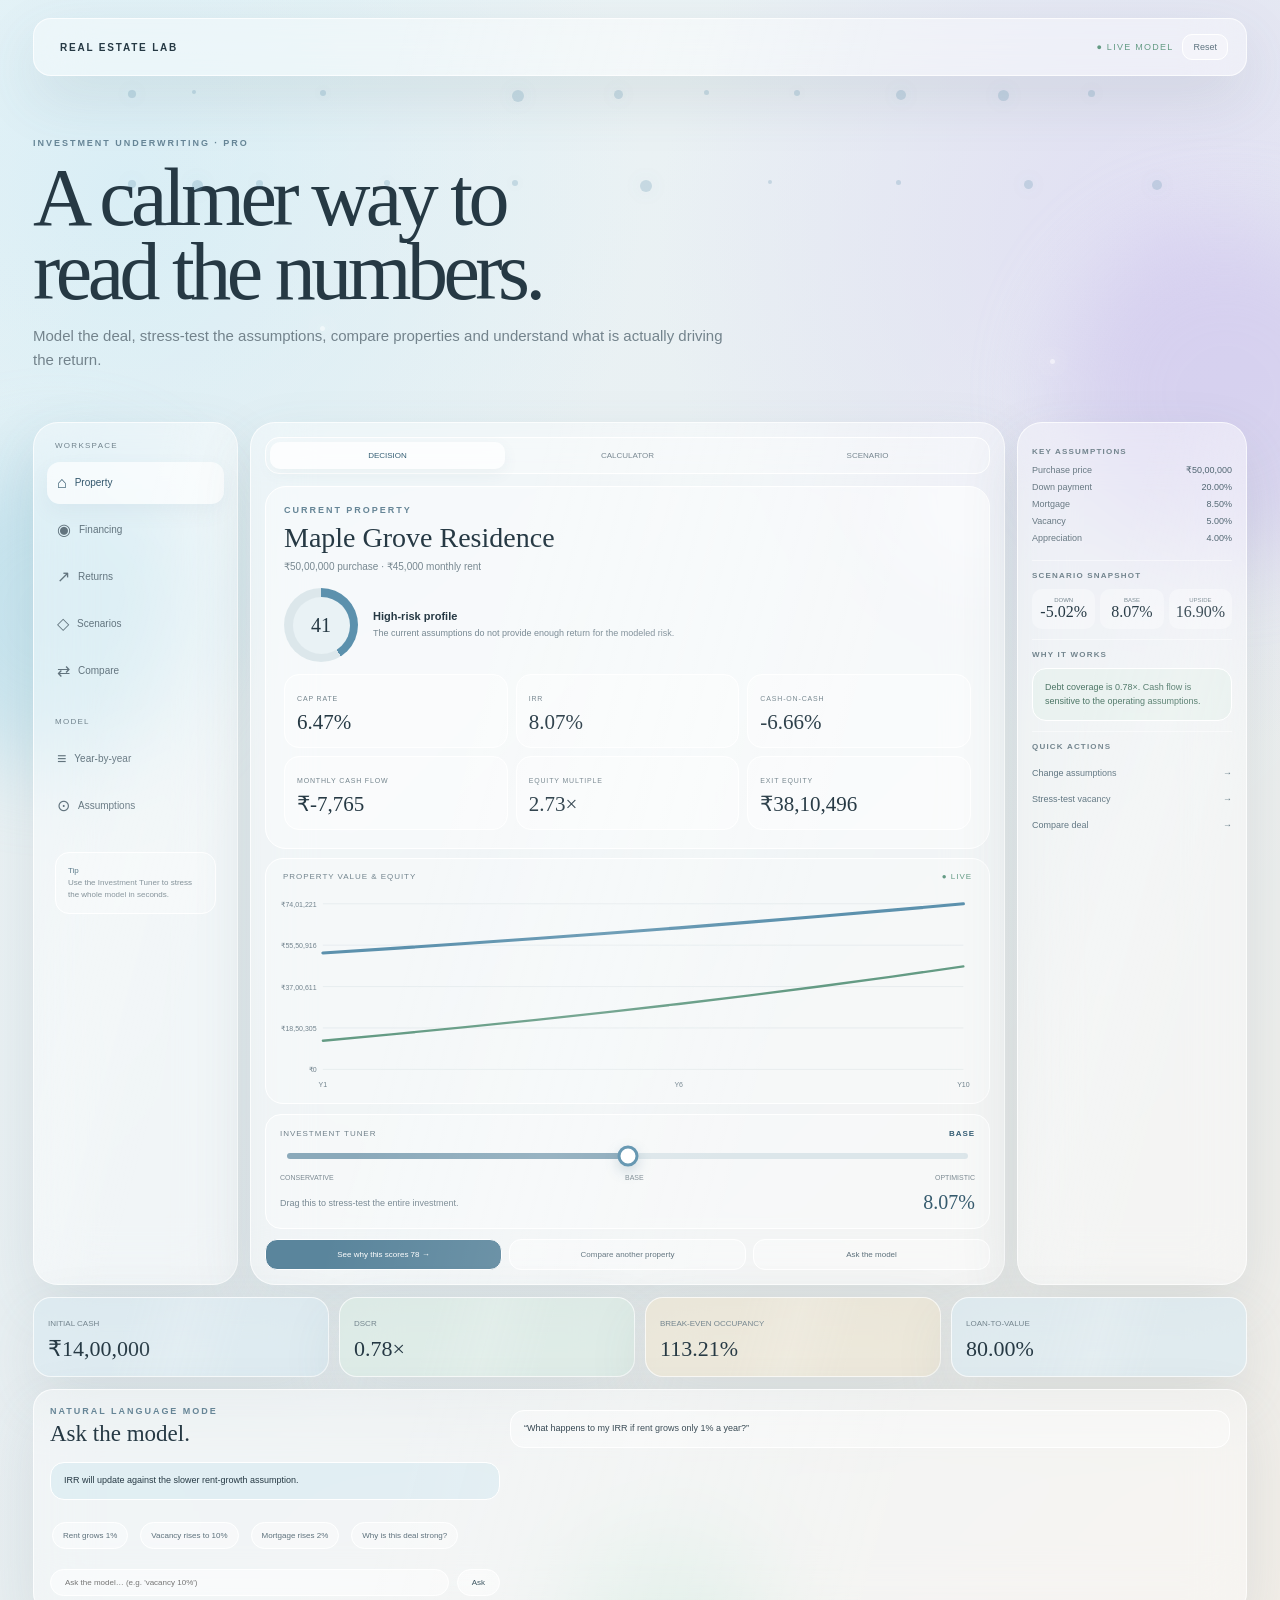
<file: Index.html>
<!doctype html>
<html lang="en">
<head>
<meta charset="utf-8">
<meta name="viewport" content="width=device-width,initial-scale=1">
<meta name="description" content="Glass Finance real estate investment underwriting and ROI analyzer.">
<title>Real Estate Investment Analyzer · Glass Finance</title>
<link rel="stylesheet" href="style.css">
</head>
<body>
<div class="scene">
  <div class="orb o1"></div><div class="orb o2"></div><div class="orb o3"></div>
  <div class="particle p1"></div><div class="particle p2"></div><div class="particle p3"></div>
  <div class="particle p4"></div><div class="particle p5"></div>

  <div class="wrap">
    <header class="nav glass">
      <div class="brand"><i></i>REAL ESTATE LAB</div>
      <div class="nav-right"><span id="saveStatus">● LIVE MODEL</span><button id="reset" class="ghost">Reset</button></div>
    </header>

    <section class="hero">
      <div class="eyebrow">INVESTMENT UNDERWRITING · PRO</div>
      <h1>A calmer way to<br>read the numbers.</h1>
      <p>Model the deal, stress-test the assumptions, compare properties and understand what is actually driving the return.</p>
    </section>

    <div class="mobile-tabs">
      <button class="active" data-section="property">⌂<span>Property</span></button>
      <button data-section="finance">◉<span>Finance</span></button>
      <button data-section="returns">↗<span>Returns</span></button>
      <button data-section="scenarios">◇<span>Scenarios</span></button>
      <button data-section="compare">⇄<span>Compare</span></button>
    </div>

    <div class="app-shell">
      <aside class="glass rail">
        <div class="rail-title">WORKSPACE</div>
        <button class="navitem active" data-section="property"><b>⌂</b>Property</button>
        <button class="navitem" data-section="finance"><b>◉</b>Financing</button>
        <button class="navitem" data-section="returns"><b>↗</b>Returns</button>
        <button class="navitem" data-section="scenarios"><b>◇</b>Scenarios</button>
        <button class="navitem" data-section="compare"><b>⇄</b>Compare</button>
        <div class="rail-title lower">MODEL</div>
        <button class="navitem" data-section="yearly"><b>≡</b>Year-by-year</button>
        <button class="navitem" data-section="assumptions"><b>⊙</b>Assumptions</button>
        <div class="rail-hint">Tip<br><span>Use the Investment Tuner to stress the whole model in seconds.</span></div>
      </aside>

      <main class="glass center">
        <div class="mode">
          <button class="modebtn on" data-mode="decision">DECISION</button>
          <button class="modebtn" data-mode="calculator">CALCULATOR</button>
          <button class="modebtn" data-mode="scenario">SCENARIO</button>
        </div>

        <section class="view" data-view="decision">
          <div class="hero-card">
            <div class="eyebrow2">CURRENT PROPERTY</div>
            <div class="deal-title" id="dealTitle">Maple Grove Residence</div>
            <div class="deal-sub" id="dealSub">₹50L purchase · ₹45K monthly rent</div>
            <div class="score-row">
              <div class="score" id="scoreRing"><span id="scoreValue">78</span></div>
              <div class="score-copy"><b id="scoreLabel">Strong investment profile</b><span id="scoreReason">Cash flow, leverage and returns are currently working together.</span></div>
            </div>
            <div class="metrics">
              <div class="metric"><span>CAP RATE</span><strong id="cap">—</strong></div>
              <div class="metric"><span>IRR</span><strong id="irr">—</strong></div>
              <div class="metric"><span>CASH-ON-CASH</span><strong id="coc">—</strong></div>
              <div class="metric"><span>MONTHLY CASH FLOW</span><strong id="cashflow">—</strong></div>
              <div class="metric"><span>EQUITY MULTIPLE</span><strong id="multiple">—</strong></div>
              <div class="metric"><span>EXIT EQUITY</span><strong id="equity">—</strong></div>
            </div>
          </div>

          <div class="chart-card">
            <div class="chart-head"><span>PROPERTY VALUE & EQUITY</span><span id="chartLabel">● LIVE</span></div>
            <div id="chart" class="chart"></div>
          </div>

          <div class="tuner">
            <div class="controlhead"><span>INVESTMENT TUNER</span><b id="tunerLabel">BASE CASE</b></div>
            <div class="slider"><input id="tuner" type="range" min="0" max="100" value="50" aria-label="Investment scenario tuner"><i class="knob"></i></div>
            <div class="slider-labels"><span>CONSERVATIVE</span><span>BASE</span><span>OPTIMISTIC</span></div>
            <div class="tuner-summary"><span id="tunerText">Drag this to stress-test the entire investment.</span><strong id="tunerIrr">—</strong></div>
          </div>

          <div class="quick-actions">
            <button class="primary" id="whyScore">See why this scores 78 →</button>
            <button id="openCompare">Compare another property</button>
            <button id="askModel">Ask the model</button>
          </div>

          <div id="insightPanel" class="insight-panel hidden"></div>
        </section>

        <section class="view hidden" data-view="calculator">
          <div class="section-heading"><div><span>TRADITIONAL MODEL</span><h2>All assumptions, one place.</h2></div><small>Changes update everything instantly.</small></div>
          <div class="form-grid" id="calculatorFields"></div>
        </section>

        <section class="view hidden" data-view="scenario">
          <div class="section-heading"><div><span>SCENARIO LAB</span><h2>See the range before you commit.</h2></div><small>Conservative · Base · Optimistic</small></div>
          <div id="scenarioCards" class="scenario-grid"></div>
          <div class="sensitivity glass-inset">
            <div class="section-heading compact"><div><span>SENSITIVITY</span><h3>What moves the return most?</h3></div></div>
            <div id="sensitivityRows"></div>
          </div>
        </section>

        <section class="view hidden" data-view="compare">
          <div class="section-heading"><div><span>DEAL COMPARISON</span><h2>Which property wins?</h2></div><button id="copyDeal" class="smallbtn">Copy current deal</button></div>
          <div class="compare-grid">
            <div class="property-card">
              <div class="property-head"><span>PROPERTY A</span><button data-edit="A">Edit</button></div>
              <h3 id="compareAName">Current Property</h3>
              <div class="compare-metrics">
                <div><span>IRR</span><b id="aIrr">—</b></div><div><span>CAP</span><b id="aCap">—</b></div><div><span>CASH FLOW</span><b id="aCash">—</b></div><div><span>EQUITY</span><b id="aEquity">—</b></div>
              </div>
            </div>
            <div class="property-card">
              <div class="property-head"><span>PROPERTY B</span><button data-edit="B">Edit</button></div>
              <h3 id="compareBName">Harbor View</h3>
              <div class="compare-metrics">
                <div><span>IRR</span><b id="bIrr">—</b></div><div><span>CAP</span><b id="bCap">—</b></div><div><span>CASH FLOW</span><b id="bCash">—</b></div><div><span>EQUITY</span><b id="bEquity">—</b></div>
              </div>
            </div>
          </div>
          <div class="winner" id="winner">Analyzing both deals…</div>
        </section>

        <section class="view hidden" data-view="yearly">
          <div class="section-heading"><div><span>MODEL OUTPUT</span><h2>Year-by-year underwriting.</h2></div><small id="yearCount">—</small></div>
          <div class="table-scroll"><table><thead><tr><th>Year</th><th>Property</th><th>Gross Rent</th><th>NOI</th><th>Debt Balance</th><th>Equity</th><th>Cash Flow</th></tr></thead><tbody id="rows"></tbody></table></div>
          <div class="chart-card" style="margin-top:15px;">
            <div class="chart-head"><span>ANNUAL CASH FLOW & NOI</span><span id="chart2Label">● LIVE</span></div>
            <div id="chart2" class="chart"></div>
          </div>
        </section>

        <section class="view hidden" data-view="assumptions">
          <div class="section-heading"><div><span>ASSUMPTION MAP</span><h2>Everything driving the model.</h2></div></div>
          <div class="assumption-map" id="assumptionMap"></div>
        </section>
      </main>

      <aside class="glass right">
        <div class="right-section">
          <h3>KEY ASSUMPTIONS</h3>
          <div id="keyAssumptions"></div>
        </div>
        <div class="right-section">
          <h3>SCENARIO SNAPSHOT</h3>
          <div class="mini-scenarios" id="miniScenarios"></div>
        </div>
        <div class="right-section">
          <h3>WHY IT WORKS</h3>
          <div class="insight" id="whyItWorks">Calculating…</div>
        </div>
        <div class="right-section">
          <h3>QUICK ACTIONS</h3>
          <button class="right-action" data-jump="calculator">Change assumptions <b>→</b></button>
          <button class="right-action" data-jump="scenario">Stress-test vacancy <b>→</b></button>
          <button class="right-action" data-jump="compare">Compare deal <b>→</b></button>
        </div>
      </aside>
    </div>

    <div class="bottom-metrics">
      <div class="glass tile blue"><span>INITIAL CASH</span><strong id="initialCash">—</strong></div>
      <div class="glass tile green"><span>DSCR</span><strong id="dscr">—</strong></div>
      <div class="glass tile gold"><span>BREAK-EVEN OCCUPANCY</span><strong id="breakEven">—</strong></div>
      <div class="glass tile blue"><span>LOAN-TO-VALUE</span><strong id="ltv">—</strong></div>
    </div>

    <div class="natural glass">
      <div><div class="eyebrow2">NATURAL LANGUAGE MODE</div><h3>Ask the model.</h3></div>
      <div class="question" id="questionText">“What happens to my IRR if rent grows only 1% a year?”</div>
      <div class="answer" id="answerText">IRR will update against the slower rent-growth assumption.</div>
      <div class="chips" style="display:flex; gap:8px; flex-wrap:wrap; margin-top:10px;">
        <button data-query="rent">Rent grows 1%</button>
        <button data-query="vacancy">Vacancy rises to 10%</button>
        <button data-query="rate">Mortgage rises 2%</button>
        <button data-query="why">Why is this deal strong?</button>
      </div>
      <div style="display:flex; gap:8px; margin-top:8px;">
        <input id="chatInput" type="text" placeholder="Ask the model… (e.g. 'vacancy 10%')" style="flex:1; border:1px solid #fff; background:#ffffff80; border-radius:18px; padding:8px 14px; font-size:8px; color:#314b58; outline:none;">
        <button id="chatSend" style="border:1px solid #fff; background:#ffffff80; border-radius:18px; padding:8px 14px; font-size:8px; color:#314b58; cursor:pointer;">Ask</button>
      </div>
    </div>

    <div class="note">EDUCATIONAL MODEL · Simplified underwriting. Validate assumptions, taxes and local transaction rules before investing.</div>
  </div>
</div>

<div id="modal" class="modal hidden"><div class="modal-backdrop"></div><div class="modal-card glass"><button id="closeModal" class="close">×</button><div id="modalContent"></div></div></div>
<script src="script.js"></script>
</body>
</html>
</file>
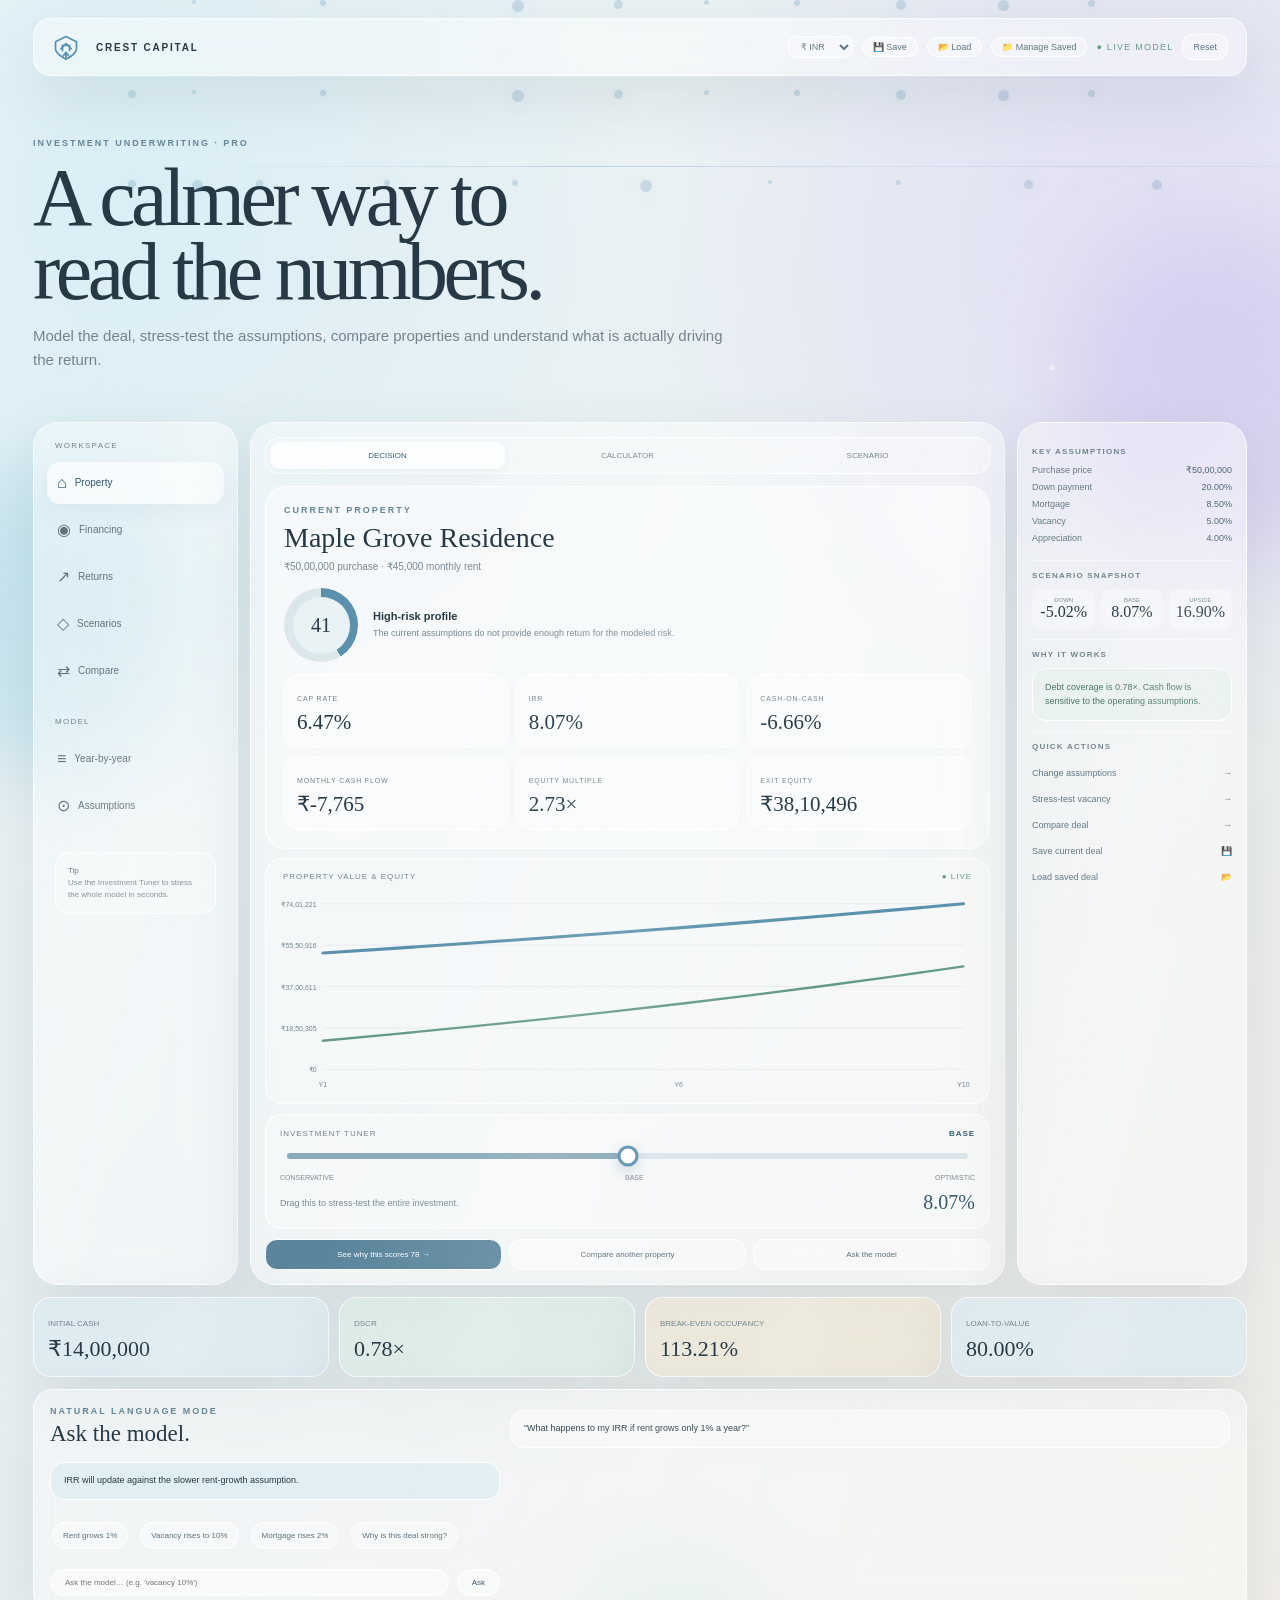
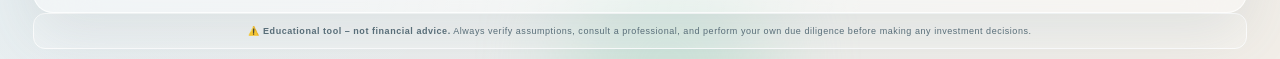
<file: index.html>
<!doctype html>
<html lang="en">
<head>
<meta charset="utf-8">
<meta name="viewport" content="width=device-width,initial-scale=1">
<meta name="description" content="Crest Capital – real estate investment underwriting and ROI analyzer.">
<title>Crest Capital · Real Estate Analyzer</title>
<link rel="stylesheet" href="style.css">
</head>
<body>
<!-- PERMANENT PARTICLES -->
<div style="position:fixed;top:0;left:0;width:100%;height:100%;pointer-events:none;z-index:999999;overflow:hidden;">
  <style>
    .pp{position:absolute;border-radius:50%;background:rgba(92,145,173,0.25);box-shadow:0 0 20px rgba(92,145,173,0.1);animation:ppf 8s ease-in-out infinite}
    .pp:nth-child(1){left:10%;width:8px;height:8px;animation-duration:7s}
    .pp:nth-child(2){left:25%;width:6px;height:6px;animation-duration:9s;animation-delay:1s}
    .pp:nth-child(3){left:40%;width:12px;height:12px;animation-duration:8s;animation-delay:2s}
    .pp:nth-child(4){left:55%;width:5px;height:5px;animation-duration:6s;animation-delay:.5s}
    .pp:nth-child(5){left:70%;width:10px;height:10px;animation-duration:10s;animation-delay:3s}
    .pp:nth-child(6){left:85%;width:7px;height:7px;animation-duration:11s;animation-delay:1.5s}
    .pp:nth-child(7){left:15%;width:4px;height:4px;animation-duration:7s;animation-delay:2.5s}
    .pp:nth-child(8){left:48%;width:9px;height:9px;animation-duration:9s;animation-delay:.8s}
    .pp:nth-child(9){left:62%;width:6px;height:6px;animation-duration:8s;animation-delay:3.5s}
    .pp:nth-child(10){left:78%;width:11px;height:11px;animation-duration:12s;animation-delay:4s}
    @keyframes ppf{0%,100%{transform:translate(0,0) scale(1);opacity:.2}25%{transform:translate(30px,-40px) scale(1.3);opacity:.8}50%{transform:translate(-20px,-80px) scale(1);opacity:.5}75%{transform:translate(40px,-120px) scale(1.2);opacity:.9}100%{transform:translate(0,-180px) scale(.8);opacity:0}}
  </style>
  <div class="pp"></div><div class="pp"></div><div class="pp"></div><div class="pp"></div><div class="pp"></div>
  <div class="pp"></div><div class="pp"></div><div class="pp"></div><div class="pp"></div><div class="pp"></div>
</div>

<div class="scene">
  <div class="orb o1"></div><div class="orb o2"></div><div class="orb o3"></div>
  <div class="particle p1"></div><div class="particle p2"></div><div class="particle p3"></div>
  <div class="particle p4"></div><div class="particle p5"></div>
  <div class="flow-line"></div>
  <div class="flow-line" style="animation-delay:2s; width:70%; left:10%;"></div>
  <div class="flow-line" style="animation-delay:4s; width:50%; left:60%;"></div>

  <div class="wrap">
    <header class="nav glass">
      <div class="brand">
        <svg width="28" height="28" viewBox="0 0 32 32" fill="none" stroke="currentColor" stroke-width="2" stroke-linecap="round" stroke-linejoin="round" style="display:inline-block; vertical-align:middle; margin-right:8px; color:var(--blue);">
          <path d="M16 4 L4 10 L4 18 C4 24 16 30 16 30 C16 30 28 24 28 18 L28 10 L16 4Z" />
          <path d="M12 20 L12 14 L20 14 L20 20" />
          <path d="M10 18 L16 12 L22 18" />
          <path d="M16 22 L16 28 M13 26 L16 22 L19 26" />
        </svg>
        CREST CAPITAL
      </div>
      <div class="nav-right">
        <select id="currencySelect" style="background:#ffffff55; border:1px solid #fff; border-radius:8px; padding:4px 8px; font-size:9px; color:#5f7480;">
          <option value="₹">₹ INR</option>
          <option value="$">$ USD</option>
          <option value="€">€ EUR</option>
          <option value="£">£ GBP</option>
        </select>
        <button id="saveDealHeader" class="ghost" style="padding:4px 10px;">💾 Save</button>
        <button id="loadDealHeader" class="ghost" style="padding:4px 10px;">📂 Load</button>
        <button id="manageSaved" class="ghost" style="padding:4px 10px;">📁 Manage Saved</button>
        <span id="saveStatus">● LIVE MODEL</span>
        <button id="reset" class="ghost">Reset</button>
      </div>
    </header>

    <section class="hero">
      <div class="eyebrow">INVESTMENT UNDERWRITING · PRO</div>
      <h1>A calmer way to<br>read the numbers.</h1>
      <p>Model the deal, stress-test the assumptions, compare properties and understand what is actually driving the return.</p>
    </section>

    <div class="mobile-tabs">
      <button class="active" data-section="property">⌂<span>Property</span></button>
      <button data-section="finance">◉<span>Finance</span></button>
      <button data-section="returns">↗<span>Returns</span></button>
      <button data-section="scenarios">◇<span>Scenarios</span></button>
      <button data-section="compare">⇄<span>Compare</span></button>
    </div>

    <div class="app-shell">
      <aside class="glass rail">
        <div class="rail-title">WORKSPACE</div>
        <button class="navitem active" data-section="property"><b>⌂</b>Property</button>
        <button class="navitem" data-section="finance"><b>◉</b>Financing</button>
        <button class="navitem" data-section="returns"><b>↗</b>Returns</button>
        <button class="navitem" data-section="scenarios"><b>◇</b>Scenarios</button>
        <button class="navitem" data-section="compare"><b>⇄</b>Compare</button>
        <div class="rail-title lower">MODEL</div>
        <button class="navitem" data-section="yearly"><b>≡</b>Year-by-year</button>
        <button class="navitem" data-section="assumptions"><b>⊙</b>Assumptions</button>
        <div class="rail-hint">Tip<br><span>Use the Investment Tuner to stress the whole model in seconds.</span></div>
      </aside>

      <main class="glass center">
        <div class="mode">
          <button class="modebtn on" data-mode="decision">DECISION</button>
          <button class="modebtn" data-mode="calculator">CALCULATOR</button>
          <button class="modebtn" data-mode="scenario">SCENARIO</button>
        </div>

        <section class="view" data-view="decision">
          <div class="hero-card">
            <div class="eyebrow2">CURRENT PROPERTY</div>
            <div class="deal-title" id="dealTitle">Maple Grove Residence</div>
            <div class="deal-sub" id="dealSub">₹50L purchase · ₹45K monthly rent</div>
            <div class="score-row">
              <div class="score" id="scoreRing"><span id="scoreValue">78</span></div>
              <div class="score-copy"><b id="scoreLabel">Strong investment profile</b><span id="scoreReason">Cash flow, leverage and returns are currently working together.</span></div>
            </div>
            <div class="metrics">
              <div class="metric"><span>CAP RATE</span><strong id="cap">—</strong></div>
              <div class="metric"><span>IRR</span><strong id="irr">—</strong></div>
              <div class="metric"><span>CASH-ON-CASH</span><strong id="coc">—</strong></div>
              <div class="metric"><span>MONTHLY CASH FLOW</span><strong id="cashflow">—</strong></div>
              <div class="metric"><span>EQUITY MULTIPLE</span><strong id="multiple">—</strong></div>
              <div class="metric"><span>EXIT EQUITY</span><strong id="equity">—</strong></div>
            </div>
          </div>

          <div class="chart-card">
            <div class="chart-head"><span>PROPERTY VALUE & EQUITY</span><span id="chartLabel">● LIVE</span></div>
            <div id="chart" class="chart"></div>
          </div>

          <div class="tuner">
            <div class="controlhead"><span>INVESTMENT TUNER</span><b id="tunerLabel">BASE CASE</b></div>
            <div class="slider"><input id="tuner" type="range" min="0" max="100" value="50" aria-label="Investment scenario tuner"><i class="knob"></i></div>
            <div class="slider-labels"><span>CONSERVATIVE</span><span>BASE</span><span>OPTIMISTIC</span></div>
            <div class="tuner-summary"><span id="tunerText">Drag this to stress-test the entire investment.</span><strong id="tunerIrr">—</strong></div>
          </div>

          <div class="quick-actions">
            <button class="primary" id="whyScore">See why this scores 78 →</button>
            <button id="openCompare">Compare another property</button>
            <button id="askModel">Ask the model</button>
          </div>

          <div id="insightPanel" class="insight-panel hidden"></div>
        </section>

        <section class="view hidden" data-view="calculator">
          <div class="section-heading"><div><span>TRADITIONAL MODEL</span><h2>All assumptions, one place.</h2></div><small>Changes update everything instantly.</small></div>
          <div class="form-grid" id="calculatorFields"></div>
        </section>

        <section class="view hidden" data-view="scenario">
          <div class="section-heading"><div><span>SCENARIO LAB</span><h2>See the range before you commit.</h2></div><small>Conservative · Base · Optimistic</small></div>
          <div id="scenarioCards" class="scenario-grid"></div>
          <div class="sensitivity glass-inset">
            <div class="section-heading compact"><div><span>SENSITIVITY</span><h3>What moves the return most?</h3></div></div>
            <div id="sensitivityRows"></div>
          </div>
        </section>

        <section class="view hidden" data-view="compare">
          <div class="section-heading"><div><span>DEAL COMPARISON</span><h2>Which property wins?</h2></div><button id="copyDeal" class="smallbtn">Copy current deal</button></div>
          <div class="compare-grid">
            <div class="property-card">
              <div class="property-head"><span>PROPERTY A</span><button data-edit="A">Edit</button></div>
              <h3 id="compareAName">Current Property</h3>
              <div class="compare-metrics">
                <div><span>IRR</span><b id="aIrr">—</b></div><div><span>CAP</span><b id="aCap">—</b></div><div><span>CASH FLOW</span><b id="aCash">—</b></div><div><span>EQUITY</span><b id="aEquity">—</b></div>
              </div>
            </div>
            <div class="property-card">
              <div class="property-head"><span>PROPERTY B</span><button data-edit="B">Edit</button></div>
              <h3 id="compareBName">Harbor View</h3>
              <div class="compare-metrics">
                <div><span>IRR</span><b id="bIrr">—</b></div><div><span>CAP</span><b id="bCap">—</b></div><div><span>CASH FLOW</span><b id="bCash">—</b></div><div><span>EQUITY</span><b id="bEquity">—</b></div>
              </div>
            </div>
          </div>
          <div class="winner" id="winner">Analyzing both deals…</div>
        </section>

        <section class="view hidden" data-view="yearly">
          <div class="section-heading"><div><span>MODEL OUTPUT</span><h2>Year-by-year underwriting.</h2></div><small id="yearCount">—</small></div>
          <div class="table-scroll"><table><thead><tr><th>Year</th><th>Property</th><th>Gross Rent</th><th>NOI</th><th>Debt Balance</th><th>Equity</th><th>Cash Flow</th></tr></thead><tbody id="rows"></tbody></table></div>
          <div class="chart-card" style="margin-top:15px;">
            <div class="chart-head"><span>ANNUAL CASH FLOW & NOI</span><span id="chart2Label">● LIVE</span></div>
            <div id="chart2" class="chart"></div>
          </div>
        </section>

        <section class="view hidden" data-view="assumptions">
          <div class="section-heading"><div><span>ASSUMPTION MAP</span><h2>Everything driving the model.</h2></div></div>
          <div class="assumption-map" id="assumptionMap"></div>
        </section>
      </main>

      <aside class="glass right">
        <div class="right-section">
          <h3>KEY ASSUMPTIONS</h3>
          <div id="keyAssumptions"></div>
        </div>
        <div class="right-section">
          <h3>SCENARIO SNAPSHOT</h3>
          <div class="mini-scenarios" id="miniScenarios"></div>
        </div>
        <div class="right-section">
          <h3>WHY IT WORKS</h3>
          <div class="insight" id="whyItWorks">Calculating…</div>
        </div>
        <div class="right-section">
          <h3>QUICK ACTIONS</h3>
          <button class="right-action" data-jump="calculator">Change assumptions <b>→</b></button>
          <button class="right-action" data-jump="scenario">Stress-test vacancy <b>→</b></button>
          <button class="right-action" data-jump="compare">Compare deal <b>→</b></button>
          <button class="right-action" id="saveDeal">Save current deal <b>💾</b></button>
          <button class="right-action" id="loadDeal">Load saved deal <b>📂</b></button>
        </div>
      </aside>
    </div>

    <div class="bottom-metrics">
      <div class="glass tile blue"><span title="Total cash invested upfront">INITIAL CASH</span><strong id="initialCash">—</strong></div>
      <div class="glass tile green"><span title="Debt Service Coverage Ratio (NOI / debt service)">DSCR</span><strong id="dscr">—</strong></div>
      <div class="glass tile gold"><span title="Minimum occupancy needed to break even">BREAK-EVEN OCCUPANCY</span><strong id="breakEven">—</strong></div>
      <div class="glass tile blue"><span title="Loan amount divided by purchase price">LOAN-TO-VALUE</span><strong id="ltv">—</strong></div>
    </div>

    <div class="natural glass">
      <div><div class="eyebrow2">NATURAL LANGUAGE MODE</div><h3>Ask the model.</h3></div>
      <div class="question" id="questionText">“What happens to my IRR if rent grows only 1% a year?”</div>
      <div class="answer" id="answerText">IRR will update against the slower rent-growth assumption.</div>
      <div class="chips" style="display:flex; gap:8px; flex-wrap:wrap; margin-top:10px;">
        <button data-query="rent">Rent grows 1%</button>
        <button data-query="vacancy">Vacancy rises to 10%</button>
        <button data-query="rate">Mortgage rises 2%</button>
        <button data-query="why">Why is this deal strong?</button>
      </div>
      <div style="display:flex; gap:8px; margin-top:8px;">
        <input id="chatInput" type="text" placeholder="Ask the model… (e.g. 'vacancy 10%')" style="flex:1; border:1px solid #fff; background:#ffffff80; border-radius:18px; padding:8px 14px; font-size:8px; color:#314b58; outline:none;">
        <button id="chatSend" style="border:1px solid #fff; background:#ffffff80; border-radius:18px; padding:8px 14px; font-size:8px; color:#314b58; cursor:pointer;">Ask</button>
      </div>
    </div>

    <div class="note" style="background:#ffffff40; border-radius:12px; padding:12px; margin-top:20px; border:1px solid #fff; text-align:center; font-size:9px; color:#5a6f7a;">
      <strong>⚠️ Educational tool – not financial advice.</strong> Always verify assumptions, consult a professional, and perform your own due diligence before making any investment decisions.
    </div>
  </div>
</div>

<div id="modal" class="modal hidden"><div class="modal-backdrop"></div><div class="modal-card glass"><button id="closeModal" class="close">×</button><div id="modalContent"></div></div></div>
<script src="script.js"></script>
</body>
</html>
</file>
<file: style.css>
html, body {
  overflow-x: hidden;
  margin: 0;
  padding: 0;
}
.scene {
  min-height: 100vh;
  overflow: hidden;
}
.wrap {
  padding: 18px 18px 0 18px;
}
.note {
  margin: 0 0 10px 0 !important;
}
*{box-sizing:border-box}
:root{--ink:#263944;--muted:#73838c;--blue:#5c91ad;--green:#649b84;--gold:#a47b48;--line:#ffffffb8;--glass:#ffffff58;--soft:#e9f2f5}
body{margin:0;color:var(--ink);font-family:-apple-system,BlinkMacSystemFont,"Segoe UI",sans-serif;background:#e9f1f5}
button,input{font:inherit}
.scene{min-height:100vh;position:relative;overflow:hidden;background:radial-gradient(circle at 10% 12%,#d7edf5 0,transparent 28%),radial-gradient(circle at 91% 15%,#e0def3 0,transparent 28%),linear-gradient(135deg,#edf5f7,#e7eef1 55%,#f2eee8)}
.orb{position:absolute;border-radius:50%;filter:blur(45px);opacity:.42;pointer-events:none}
.o1{width:310px;height:310px;background:#9dd4e7;left:-100px;top:28%;animation:d1 18s ease-in-out infinite alternate, pulseGlow 8s ease-in-out infinite alternate}
.o2{width:330px;height:330px;background:#c6b9eb;right:-110px;top:14%;animation:d2 22s ease-in-out infinite alternate, pulseGlow 8s ease-in-out infinite alternate}
.o3{width:210px;height:210px;background:#a5d8c3;left:44%;bottom:-110px;animation:d3 20s ease-in-out infinite alternate, pulseGlow 8s ease-in-out infinite alternate}
@keyframes d1{to{transform:translate(270px,-70px) scale(1.2)}}@keyframes d2{to{transform:translate(-230px,160px) scale(1.1)}}@keyframes d3{to{transform:translate(100px,-170px)}}
@keyframes pulseGlow{0%{opacity:.35;transform:scale(1)}100%{opacity:.6;transform:scale(1.08)}}
.particle{position:absolute;width:5px;height:5px;border-radius:50%;background:#fff8;box-shadow:0 0 20px 8px rgba(255,255,255,0.15);animation:float 14s linear infinite, trail 4s ease-in-out infinite alternate}
.p1{left:12%;top:70%}.p2{left:25%;top:20%;animation-duration:17s}.p3{left:66%;top:76%;animation-duration:15s}.p4{left:82%;top:22%;animation-duration:19s}.p5{left:53%;top:45%;animation-duration:18s}
@keyframes float{0%{transform:translateY(40px) translateX(0);opacity:0}15%{opacity:.8}85%{opacity:.55}100%{transform:translateY(-180px) translateX(35px);opacity:0}}
@keyframes trail{0%{box-shadow:0 0 10px 4px rgba(255,255,255,0.1)}100%{box-shadow:0 0 30px 12px rgba(255,255,255,0.25)}}
.scene{animation:breathe 30s ease-in-out infinite alternate}
.scene::before{content:'';position:absolute;inset:0;background:linear-gradient(135deg,rgba(255,255,255,.08)0,transparent 30%,rgba(255,255,255,.04)60%,transparent 100%);pointer-events:none;z-index:0;animation:shimmer 14s linear infinite}
@keyframes breathe{0%{transform:scale(1) rotate(0deg)}100%{transform:scale(1.02) rotate(1.2deg)}}
@keyframes shimmer{0%{transform:translateX(-100%) scaleX(2)}100%{transform:translateX(100%) scaleX(2)}}
.flow-line{position:absolute;height:1px;background:linear-gradient(90deg,transparent,rgba(100,150,200,.2),transparent);width:40%;left:30%;top:10%;animation:flowUp 12s linear infinite;pointer-events:none;z-index:0}
.flow-line:nth-child(1){top:10%;width:40%;left:30%}
.flow-line:nth-child(2){top:30%;width:30%;left:10%;animation-duration:14s}
.flow-line:nth-child(3){top:60%;width:50%;left:50%;animation-duration:18s}
@keyframes flowUp{0%{transform:translateY(80vh) scaleX(.5);opacity:0}30%{opacity:.6}70%{opacity:.4}100%{transform:translateY(-100vh) scaleX(1.2);opacity:0}}
.wrap{position:relative;z-index:2;max-width:1250px;margin:auto;padding:18px 18px 0 18px}
.glass{background:rgba(255,255,255,.39);border:1px solid var(--line);backdrop-filter:blur(28px);-webkit-backdrop-filter:blur(28px);box-shadow:0 22px 60px rgba(70,96,110,.12);position:relative;overflow:hidden}
.glass::after{content:'';position:absolute;inset:0;background:linear-gradient(105deg,transparent 30%,rgba(255,255,255,.12)50%,transparent 70%);pointer-events:none;z-index:1;animation:glassReflect 10s ease-in-out infinite;border-radius:inherit}
@keyframes glassReflect{0%{transform:translateX(-100%) skewX(-20deg)}100%{transform:translateX(100%) skewX(-20deg)}}
.nav{height:58px;border-radius:18px;display:flex;align-items:center;justify-content:space-between;padding:0 18px}
.brand{font-size:10px;font-weight:800;letter-spacing:.18em;display:flex;align-items:center;gap:8px}
.brand svg{color:var(--blue)}
.nav-right{display:flex;gap:9px;align-items:center}
.nav-right span{font-size:9px;letter-spacing:.14em;color:var(--green)}
.ghost,.smallbtn{border:1px solid #fff;background:#ffffff55;color:#5f7480;border-radius:10px;padding:7px 10px;font-size:9px;cursor:pointer}
.hero{padding:62px 0 34px}
.eyebrow,.eyebrow2{font-size:9px;letter-spacing:.22em;color:#668596;font-weight:800}
.hero h1{font:400 clamp(50px,7vw,82px)/.9 Georgia,serif;letter-spacing:-.055em;margin:13px 0}
.hero p{max-width:700px;color:var(--muted);line-height:1.65;font-size:15px}
.app-shell{display:grid;grid-template-columns:205px minmax(0,1fr) 230px;gap:12px}
.rail,.right,.center{border-radius:25px}
.rail{padding:13px}
.rail-title{font-size:8px;letter-spacing:.16em;color:#71838d;margin:5px 8px 12px}
.rail-title.lower{margin-top:25px}
.navitem{display:block;width:100%;border:0;text-align:left;padding:12px 10px;border-radius:13px;font-size:10px;color:#62747e;background:transparent;margin-bottom:4px;cursor:pointer}
.navitem b{font-size:16px;margin-right:8px;font-weight:400;vertical-align:-2px}
.navitem.active,.navitem:hover{background:#ffffffa8;color:#31566b;box-shadow:0 8px 20px #59788812}
.rail-hint{margin:25px 8px 0;padding:12px;border-radius:14px;background:#ffffff45;border:1px solid #fff;font-size:8px;color:#597888;line-height:1.5}
.rail-hint span{color:#7b8a92}
.center{padding:14px;min-width:0}
.mode{display:flex;gap:5px;background:#ffffff45;border:1px solid #fff;padding:4px;border-radius:14px;margin-bottom:12px}
.modebtn{flex:1;border:0;background:transparent;border-radius:10px;padding:9px;font-size:8px;color:#71818b;cursor:pointer}
.modebtn.on{background:#ffffffb8;color:#355e74;box-shadow:0 5px 15px #536f7e10}
.hero-card{padding:18px;border-radius:21px;background:#ffffff62;border:1px solid #fff;position:relative;overflow:hidden}
.hero-card:after{content:"";position:absolute;width:160px;height:160px;border-radius:50%;background:#fff6;filter:blur(35px);right:-70px;top:-70px;pointer-events:none}
.deal-title{font:400 28px Georgia,serif;margin:7px 0}
.deal-sub{font-size:10px;color:#788891}
.score-row{display:flex;align-items:center;gap:15px;margin-top:16px}
.score{width:74px;height:74px;border-radius:50%;background:conic-gradient(var(--blue) 0 78%,#dce7eb 78%);display:grid;place-items:center;position:relative;transition:.5s}
.score:after{content:"";position:absolute;width:57px;height:57px;border-radius:50%;background:#e9f2f5}
.score span{position:relative;z-index:2;font:400 20px Georgia,serif}
.score-copy b{display:block;font-size:11px}
.score-copy span{font-size:9px;color:#778892}
.metrics{display:grid;grid-template-columns:repeat(3,1fr);gap:8px;margin-top:12px}
.metric{padding:12px;border-radius:15px;background:#ffffff55;border:1px solid #fff;transition:.3s}
.metric:hover{transform:translateY(-2px);background:#ffffff78}
.metric span{font-size:7px;letter-spacing:.12em;color:#73838c}
.metric strong{display:block;font:400 21px Georgia,serif;margin-top:5px;white-space:nowrap;overflow:hidden;text-overflow:ellipsis}
.chart-card{margin-top:9px;border-radius:18px;background:#ffffff48;border:1px solid #fff;padding:10px}
.chart-head{display:flex;justify-content:space-between;padding:3px 7px 7px;font-size:8px;letter-spacing:.12em;color:#72848d}
.chart-head span:last-child{color:var(--green)}
.chart{height:205px}
.chart svg{width:100%;height:100%}
.gridline{stroke:#66818e20;stroke-width:1}
.path,.eq{fill:none;stroke-linecap:round;stroke-linejoin:round;stroke-dasharray:1000;stroke-dashoffset:1000;animation:draw 4.5s ease-out forwards}
.path{stroke:#5c91ad;stroke-width:4}
.eq{stroke:#649b84;stroke-width:3;animation-delay:.45s}
@keyframes draw{to{stroke-dashoffset:0}}
.tuner{margin-top:10px;padding:14px;border-radius:16px;background:#ffffff55;border:1px solid #fff}
.controlhead{display:flex;justify-content:space-between;font-size:8px;letter-spacing:.12em;color:#71818a}
.controlhead b{color:#355e74}
.slider{height:6px;border-radius:6px;background:linear-gradient(90deg,#8aa9ba 0 50%,#dce6ea 50%);margin:15px 7px;position:relative}
.slider input{position:absolute;inset:-10px 0;width:100%;opacity:0;cursor:pointer}
.knob{position:absolute;left:50%;top:50%;transform:translate(-50%,-50%);width:21px;height:21px;border-radius:50%;background:#fff;border:3px solid var(--blue);box-shadow:0 5px 13px #4f788a44;pointer-events:none}
.slider-labels{display:flex;justify-content:space-between;font-size:7px;color:#7b8991}
.tuner-summary{display:flex;justify-content:space-between;gap:12px;align-items:center;margin-top:10px;font-size:9px;color:#778892}
.tuner-summary strong{font:400 20px Georgia,serif;color:#365b6e}
.quick-actions{display:grid;grid-template-columns:1fr 1fr 1fr;gap:7px;margin-top:10px}
.quick-actions button{border:1px solid #fff;background:#ffffff5c;border-radius:12px;padding:10px;color:#5d707b;font-size:8px;cursor:pointer}
.quick-actions .primary{background:#5a859c;color:white}
.right{padding:14px}
.right-section{padding:10px 0;border-bottom:1px solid #fff7}
.right-section:last-child{border:0}
.right h3{font-size:8px;letter-spacing:.15em;color:#72848d;margin:0 0 9px}
.field{display:flex;justify-content:space-between;align-items:center;font-size:9px;color:#687983;margin:7px 0}
.field b{font-weight:500;color:#3f5663}
.insight{padding:12px;border-radius:14px;background:#e5f1ec9e;border:1px solid #fff;color:#4c7565;font-size:9px;line-height:1.5}
.right-action{display:flex;justify-content:space-between;width:100%;border:0;background:transparent;color:#5f7580;font-size:9px;padding:8px 0;cursor:pointer}
.right-action b{font-weight:500}
.bottom-metrics{display:grid;grid-template-columns:repeat(4,1fr);gap:10px;margin-top:12px;margin-bottom:0}
.tile{padding:14px;border-radius:18px}
.tile span{font-size:8px;color:#74858e}
.tile strong{display:block;font:400 22px Georgia,serif;margin-top:6px}
.tile.blue{background:#dcebf1b8}
.tile.green{background:#dcece5b8}
.tile.gold{background:#eee6d5b8}
.natural{margin-top:12px;border-radius:20px;padding:16px;display:grid;grid-template-columns:1fr 1.6fr;gap:10px;align-items:center}
.natural h3{font:400 23px Georgia,serif;margin:5px 0}
.question,.answer{padding:11px 13px;border-radius:14px;font-size:9px;line-height:1.5}
.question{background:#ffffff5d;border:1px solid #fff}
.answer{background:#dcecf1b8;border:1px solid #fff}
.chips{grid-column:1/-1}
.chips button{border:1px solid #fff;background:#ffffff5d;color:#5d707b;border-radius:18px;padding:8px 10px;font-size:8px;margin:2px;cursor:pointer}
.section-heading{display:flex;justify-content:space-between;align-items:end;margin:4px 4px 14px}
.section-heading>div>span{font-size:8px;letter-spacing:.16em;color:#71838d}
.section-heading h2{font:400 29px Georgia,serif;margin:5px 0 0}
.section-heading h3{font:400 22px Georgia,serif;margin:5px 0 0}
.section-heading small{font-size:8px;color:#788992}
.section-heading.compact{margin-bottom:8px}
.form-grid{display:grid;grid-template-columns:repeat(2,1fr);gap:10px}
.form-section{padding:15px;border-radius:17px;background:#ffffff55;border:1px solid #fff}
.form-section h3{font-size:8px;letter-spacing:.15em;color:#6d8290;margin:0 0 12px}
.input-row{margin-bottom:9px}
.input-row label{display:block;font-size:8px;color:#6d7f89;margin-bottom:5px}
.input-row input{width:100%;border:1px solid #fff;background:#ffffff80;color:#314b58;border-radius:10px;padding:9px;outline:none}
.input-row input:focus{background:#fff;border-color:#9db8c5}
.scenario-grid{display:grid;grid-template-columns:repeat(3,1fr);gap:9px}
.scenario-card{padding:16px;border-radius:19px;background:#ffffff58;border:1px solid #fff}
.scenario-card h3{font:400 23px Georgia,serif;margin:0 0 4px}
.scenario-card .big{font:400 31px Georgia,serif;margin:10px 0 2px}
.scenario-card small{font-size:8px;color:#74858e}
.scenario-row{display:flex;justify-content:space-between;border-top:1px solid #fff9;padding:8px 0;font-size:8px;color:#71818b}
.scenario-row b{color:#3d5562}
.glass-inset{margin-top:10px;padding:14px;border-radius:19px;background:#ffffff38;border:1px solid #fff}
.sensitivity-row{display:grid;grid-template-columns:150px 1fr 70px;gap:10px;align-items:center;margin:9px 0;font-size:8px;color:#687a84}
.bar{height:7px;border-radius:7px;background:#dbe6ea;overflow:hidden}
.bar i{display:block;height:100%;background:var(--blue);border-radius:7px}
.compare-grid{display:grid;grid-template-columns:1fr 1fr;gap:10px}
.property-card{padding:17px;border-radius:20px;background:#ffffff55;border:1px solid #fff}
.property-head{display:flex;justify-content:space-between;font-size:8px;letter-spacing:.13em;color:#71838d}
.property-head button{border:0;background:transparent;color:#557b8f;font-size:8px}
.property-card h3{font:400 25px Georgia,serif;margin:9px 0 15px}
.compare-metrics{display:grid;grid-template-columns:1fr 1fr;gap:8px}
.compare-metrics div{padding:11px;border-radius:13px;background:#ffffff55}
.compare-metrics span{font-size:7px;color:#74858e}
.compare-metrics b{display:block;font:400 20px Georgia,serif;margin-top:4px}
.winner{margin-top:10px;padding:13px;border-radius:15px;background:#dcece5b8;color:#4d7565;font-size:9px}
.table-scroll{overflow:auto;border:1px solid #fff;border-radius:14px;background:#ffffff45}
table{width:100%;border-collapse:collapse;min-width:680px;font-size:8px}
th,td{padding:11px 8px;border-bottom:1px solid #fff9;text-align:right}
th:first-child,td:first-child{text-align:left}
th{color:#6f818b;background:#ffffff35;font-weight:500}
td{color:#405762}
tr:last-child td{border-bottom:0}
.assumption-map{display:grid;grid-template-columns:repeat(2,1fr);gap:9px}
.assump{padding:13px;border-radius:16px;background:#ffffff55;border:1px solid #fff}
.assump h3{font-size:8px;letter-spacing:.13em;color:#71838d;margin:0 0 10px}
.assump-row{display:flex;justify-content:space-between;padding:6px 0;border-bottom:1px solid #fff8;font-size:8px}
.assump-row:last-child{border:0}
.mini-scenarios{display:grid;grid-template-columns:repeat(3,1fr);gap:5px}
.mini{padding:8px 5px;border-radius:10px;background:#ffffff55;text-align:center}
.mini span{display:block;font-size:6px;color:#74858e}
.mini b{font:400 16px Georgia,serif}
.note{text-align:center;color:#7a8991;font-size:8px;letter-spacing:.06em;margin:0 0 10px 0}
.hidden{display:none!important}
.mobile-tabs{display:none}
.modal{position:fixed;inset:0;z-index:50}
.modal-backdrop{position:absolute;inset:0;background:#31495555;backdrop-filter:blur(8px)}
.modal-card{position:relative;max-width:560px;margin:12vh auto;padding:24px;border-radius:24px}
.close{position:absolute;right:14px;top:12px;border:0;background:#ffffff66;border-radius:50%;width:28px;height:28px;color:#55717f;cursor:pointer}
.modal-card h2{font:400 30px Georgia,serif;margin:0 0 9px}
.modal-card p{font-size:10px;color:#6f818b;line-height:1.7}
.modal-card ul{font-size:10px;color:#536b77;line-height:1.9}
@media(max-width:1050px){.app-shell{grid-template-columns:180px minmax(0,1fr)}.right{display:none}.bottom-metrics{grid-template-columns:repeat(4,1fr)}}
@media(max-width:760px){.wrap{padding:12px}.hero{padding:45px 0 27px}.app-shell{display:block}.rail{display:none}.mobile-tabs{display:flex;gap:5px;margin-bottom:9px;overflow:auto}.mobile-tabs button{flex:1;min-width:65px;border:1px solid #fff;background:#ffffff55;color:#647782;border-radius:12px;padding:8px 5px;font-size:14px}.mobile-tabs button span{display:block;font-size:7px;margin-top:3px}.mobile-tabs button.active{background:#ffffffb8;color:#355e74}.metrics{grid-template-columns:repeat(2,1fr)}.quick-actions{grid-template-columns:1fr}.bottom-metrics{grid-template-columns:1fr 1fr}.natural{grid-template-columns:1fr}.chips{grid-column:auto}.form-grid,.scenario-grid,.compare-grid,.assumption-map{grid-template-columns:1fr}.section-heading{display:block}.section-heading small{display:block;margin-top:5px}.chart{height:180px}}
@media (prefers-reduced-motion: reduce) {
  .scene,.scene::before,.orb,.particle,.flow-line,.glass::after,.path,.eq{animation:none}
  .path,.eq{stroke-dashoffset:0!important}
  .metric:hover,.property-card:hover,.scenario-card:hover,.tile:hover,.winner:hover{transform:none!important}
  .glass,.hero,.natural,.bottom-metrics .tile{opacity:1}
}
</file>
